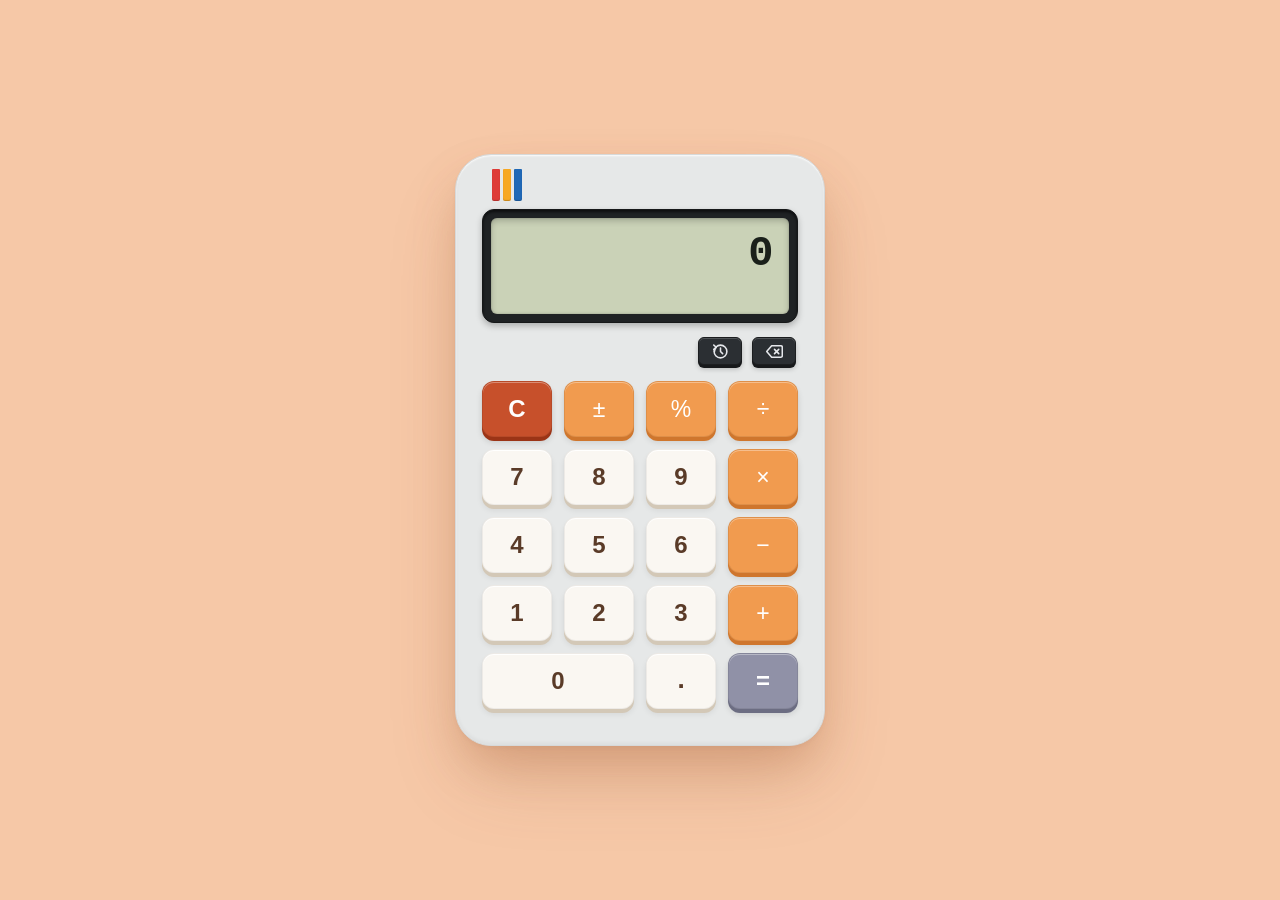
<file: Web-Calculator/index.html>
<!DOCTYPE html>
<html lang="en">

<head>
  <meta charset="UTF-8">
  <meta name="viewport" content="width=device-width, initial-scale=1.0">
  <title>Retro Web Calculator</title>
  <meta name="description"
    content="A beautifully crafted, responsive retro physical calculator built with semantic HTML, vanilla CSS, and clean JavaScript.">
  <link rel="stylesheet" href="style.css">
</head>

<body>
  <main class="page-wrapper">
    <h1 class="sr-only">Retro Physical Calculator</h1>

    <!-- Calculator Physical Body -->
    <section class="calculator" id="calculator" aria-label="Electronic Calculator">

      <!-- Top Decorative Colored Stripes -->
      <div class="top-stripes" aria-hidden="true">
        <span class="stripe stripe-red"></span>
        <span class="stripe stripe-yellow"></span>
        <span class="stripe stripe-blue"></span>
      </div>

      <!-- LCD Screen Display Area -->
      <div class="calculator-display" id="calculator-display">
        <div class="lcd-screen" id="lcd-screen">
          <div class="display-main" id="display-main" aria-live="polite">1822</div>
          <div class="display-expression" id="display-expression">19×96+12−14</div>
        </div>

        <!-- History Popover (Unobtrusive retro slide-down overlay) -->
        <div class="history-panel" id="history-panel" aria-hidden="true">
          <div class="history-header">
            <span class="history-title">Calculation History</span>
            <button type="button" class="history-clear-btn" id="history-clear-btn" title="Clear History">Clear</button>
          </div>
          <div class="history-list" id="history-list">
            <p class="history-empty">No calculations yet</p>
          </div>
        </div>
      </div>

      <!-- Utility Buttons Row (History & Backspace) -->
      <div class="utility-row">
        <button type="button" class="utility-button" id="btn-history" data-action="history"
          aria-label="View calculation history" title="History (H)">
          <svg class="utility-icon" viewBox="0 0 24 24" width="18" height="18" fill="none" stroke="currentColor"
            stroke-width="2.2" stroke-linecap="round" stroke-linejoin="round" aria-hidden="true">
            <circle cx="12" cy="12" r="9" />
            <polyline points="12 7 12 12 15 15" />
            <path d="M3.5 12a8.5 8.5 0 0 1 2.5-6" />
            <polyline points="2.5 3 6 6 2.5 9" />
          </svg>
        </button>

        <button type="button" class="utility-button" id="btn-backspace" data-action="backspace"
          aria-label="Delete last digit" title="Backspace (Delete)">
          <svg class="utility-icon" viewBox="0 0 24 24" width="18" height="18" fill="none" stroke="currentColor"
            stroke-width="2.2" stroke-linecap="round" stroke-linejoin="round" aria-hidden="true">
            <path d="M21 4H8l-7 8 7 8h13a2 2 0 0 0 2-2V6a2 2 0 0 0-2-2z" />
            <line x1="18" y1="9" x2="12" y2="15" />
            <line x1="12" y1="9" x2="18" y2="15" />
          </svg>
        </button>
      </div>

      <!-- Main Calculator Keypad Grid -->
      <div class="calculator-grid" id="calculator-grid">

        <!-- Row 1: C, ±, %, ÷ -->
        <button type="button" class="calc-btn clear-button" data-action="clear" aria-label="Clear all">C</button>
        <button type="button" class="calc-btn operator-button" data-action="toggle-sign"
          aria-label="Toggle positive or negative">±</button>
        <button type="button" class="calc-btn operator-button" data-action="percent" aria-label="Percent">%</button>
        <button type="button" class="calc-btn operator-button" data-action="operator" data-operator="÷"
          aria-label="Divide">÷</button>

        <!-- Row 2: 7, 8, 9, × -->
        <button type="button" class="calc-btn number-button" data-number="7">7</button>
        <button type="button" class="calc-btn number-button" data-number="8">8</button>
        <button type="button" class="calc-btn number-button" data-number="9">9</button>
        <button type="button" class="calc-btn operator-button" data-action="operator" data-operator="×"
          aria-label="Multiply">×</button>

        <!-- Row 3: 4, 5, 6, − -->
        <button type="button" class="calc-btn number-button" data-number="4">4</button>
        <button type="button" class="calc-btn number-button" data-number="5">5</button>
        <button type="button" class="calc-btn number-button" data-number="6">6</button>
        <button type="button" class="calc-btn operator-button" data-action="operator" data-operator="−"
          aria-label="Subtract">−</button>

        <!-- Row 4: 1, 2, 3, + -->
        <button type="button" class="calc-btn number-button" data-number="1">1</button>
        <button type="button" class="calc-btn number-button" data-number="2">2</button>
        <button type="button" class="calc-btn number-button" data-number="3">3</button>
        <button type="button" class="calc-btn operator-button" data-action="operator" data-operator="+"
          aria-label="Add">+</button>

        <!-- Row 5: 0 (spans 2 columns), ., = -->
        <button type="button" class="calc-btn number-button zero-button" data-number="0">0</button>
        <button type="button" class="calc-btn number-button decimal-button" data-action="decimal"
          aria-label="Decimal point">.</button>
        <button type="button" class="calc-btn equals-button" data-action="equals"
          aria-label="Calculate result">=</button>

      </div>
    </section>
  </main>

  <script src="script.js"></script>
</body>

</html>
</file>
<file: Web-Calculator/style.css>
/* ==========================================================================
   VARIABLES
   ========================================================================== */
:root {
  /* Page & Environment */
  --page-background: #F6C8A7;

  /* Calculator Body */
  --calculator-bg: #E6E8E8;
  --calculator-border: #D7D9D9;
  --calculator-shadow-ambient: rgba(186, 118, 77, 0.38);
  --calculator-shadow-depth: rgba(135, 78, 48, 0.22);

  /* Top Decorative Stripes */
  --stripe-red: #DE3B37;
  --stripe-yellow: #F7A823;
  --stripe-blue: #1F68B6;

  /* LCD Screen Display */
  --display-bezel: #1F2224;
  --display-lcd-bg: #CAD2B7;
  --display-text-main: #1A201A;
  --display-text-sub: #636D5B;
  --display-shadow-inset: rgba(0, 0, 0, 0.2);

  /* Utility Buttons */
  --utility-btn-bg: #2B2F33;
  --utility-btn-bevel: #17191B;
  --utility-btn-text: #E5E7EB;

  /* Number Buttons (Warm Cream) */
  --btn-num-bg: #FAF7F2;
  --btn-num-bevel: #D3C8B7;
  --btn-num-text: #5A3B28;
  --btn-num-border: rgba(0, 0, 0, 0.05);

  /* Operator Buttons (Warm Apricot / Amber Orange) */
  --btn-op-bg: #F19B4F;
  --btn-op-bevel: #CF762D;
  --btn-op-text: #FFFFFF;
  --btn-op-border: rgba(0, 0, 0, 0.08);

  /* Clear Button (Burnt Terracotta Orange) */
  --btn-clear-bg: #C7502B;
  --btn-clear-bevel: #9B3416;
  --btn-clear-text: #FFFFFF;
  --btn-clear-border: rgba(0, 0, 0, 0.08);

  /* Equals Button (Muted Lavender / Slate Purple) */
  --btn-equals-bg: #9091A7;
  --btn-equals-bevel: #6C6D82;
  --btn-equals-text: #FFFFFF;
  --btn-equals-border: rgba(0, 0, 0, 0.08);

  /* Shared Dimensions */
  --calc-width: 370px;
  --calc-border-radius: 36px;
  --calc-padding: 36px 26px 36px 26px;
  --btn-border-radius: 12px;
  --btn-height: 56px;
  --btn-gap: 12px;

  /* Typography Stacks */
  --font-display: 'SF Mono', 'DM Mono', 'Cascadia Code', 'Consolas', 'Courier New', monospace;
  --font-buttons: -apple-system, BlinkMacSystemFont, 'Segoe UI', Roboto, Helvetica, Arial, sans-serif;
}

/* ==========================================================================
   PAGE
   ========================================================================== */
*,
*::before,
*::after {
  box-sizing: border-box;
  margin: 0;
  padding: 0;
  -webkit-font-smoothing: antialiased;
  -moz-osx-font-smoothing: grayscale;
}

html,
body {
  width: 100%;
  min-height: 100vh;
  background-color: var(--page-background);
  font-family: var(--font-buttons);
}

body {
  display: flex;
  align-items: center;
  justify-content: center;
  padding: 24px 16px;
}

.page-wrapper {
  display: flex;
  justify-content: center;
  align-items: center;
  width: 100%;
}

.sr-only {
  position: absolute;
  width: 1px;
  height: 1px;
  padding: 0;
  margin: -1px;
  overflow: hidden;
  clip: rect(0, 0, 0, 0);
  white-space: nowrap;
  border: 0;
}

/* ==========================================================================
   CALCULATOR
   ========================================================================== */
.calculator {
  position: relative;
  width: 100%;
  max-width: var(--calc-width);
  background-color: var(--calculator-bg);
  border-radius: var(--calc-border-radius);
  padding: var(--calc-padding);
  border: 1px solid var(--calculator-border);
  user-select: none;

  /* Layered physical shadow casting softly onto peach background */
  box-shadow:
    0 22px 45px -8px var(--calculator-shadow-ambient),
    0 40px 80px -15px var(--calculator-shadow-depth),
    0 2px 4px rgba(0, 0, 0, 0.04),
    inset 0 1px 2px rgba(255, 255, 255, 0.9),
    inset 0 -2px 4px rgba(0, 0, 0, 0.05);
}

/* ==========================================================================
   DECORATION (TOP STRIPES)
   ========================================================================== */
.top-stripes {
  position: absolute;
  top: 14px;
  left: 36px;
  display: flex;
  gap: 3px;
  height: 32px;
  z-index: 2;
}

.stripe {
  width: 8px;
  height: 100%;
  border-radius: 1px 1px 2px 2px;
  box-shadow: inset 0 -1px 1px rgba(0, 0, 0, 0.2);
}

.stripe-red {
  background-color: var(--stripe-red);
}

.stripe-yellow {
  background-color: var(--stripe-yellow);
}

.stripe-blue {
  background-color: var(--stripe-blue);
}

/* ==========================================================================
   DISPLAY
   ========================================================================== */
.calculator-display {
  position: relative;
  margin-top: 18px;
  background-color: var(--display-bezel);
  border-radius: 12px;
  padding: 8px;
  border: 1px solid #161819;
  box-shadow:
    0 3px 6px rgba(0, 0, 0, 0.25),
    inset 0 2px 3px rgba(0, 0, 0, 0.6);
}

.lcd-screen {
  position: relative;
  background-color: var(--display-lcd-bg);
  border-radius: 6px;
  padding: 14px 16px 10px 16px;
  min-height: 96px;
  display: flex;
  flex-direction: column;
  justify-content: space-between;
  text-align: right;
  overflow: hidden;
  box-shadow:
    inset 0 3px 6px var(--display-shadow-inset),
    inset 0 0 2px rgba(0, 0, 0, 0.25);
}

/* Main calculated number / current input */
.display-main {
  font-family: var(--font-display);
  font-size: 42px;
  font-weight: 700;
  line-height: 1.05;
  color: var(--display-text-main);
  letter-spacing: -0.5px;
  font-variant-numeric: tabular-nums;
  font-feature-settings: "tnum";
  white-space: nowrap;
  overflow: hidden;
  text-overflow: ellipsis;
  direction: ltr;
  text-align: right;
  transition: font-size 0.12s ease;
}

/* Smaller secondary expression underneath the main number */
.display-expression {
  font-family: var(--font-display);
  font-size: 14px;
  font-weight: 600;
  color: var(--display-text-sub);
  letter-spacing: 0.5px;
  line-height: 1.2;
  white-space: nowrap;
  overflow: hidden;
  text-overflow: ellipsis;
  min-height: 18px;
  margin-top: 6px;
}

/* ==========================================================================
   HISTORY PANEL
   ========================================================================== */
.history-panel {
  position: absolute;
  top: 100%;
  left: 0;
  right: 0;
  margin-top: 8px;
  background: #23272A;
  border: 1px solid #161819;
  border-radius: 10px;
  padding: 12px;
  z-index: 50;
  box-shadow: 0 14px 28px rgba(0, 0, 0, 0.35);
  display: none;
}

.history-panel.is-open {
  display: block;
  animation: fadeInDown 0.18s cubic-bezier(0.16, 1, 0.3, 1);
}

@keyframes fadeInDown {
  from {
    opacity: 0;
    transform: translateY(-8px);
  }

  to {
    opacity: 1;
    transform: translateY(0);
  }
}

.history-header {
  display: flex;
  justify-content: space-between;
  align-items: center;
  padding-bottom: 8px;
  border-bottom: 1px solid rgba(255, 255, 255, 0.1);
  margin-bottom: 8px;
}

.history-title {
  font-size: 11px;
  text-transform: uppercase;
  letter-spacing: 0.8px;
  font-weight: 700;
  color: #9CA3AF;
}

.history-clear-btn {
  background: none;
  border: none;
  color: #F87171;
  font-size: 12px;
  font-weight: 600;
  cursor: pointer;
  padding: 2px 6px;
  border-radius: 4px;
}

.history-clear-btn:hover {
  background-color: rgba(239, 68, 68, 0.15);
}

.history-list {
  max-height: 160px;
  overflow-y: auto;
  display: flex;
  flex-direction: column;
  gap: 6px;
}

.history-item {
  background: rgba(255, 255, 255, 0.04);
  border: 1px solid rgba(255, 255, 255, 0.06);
  border-radius: 6px;
  padding: 6px 10px;
  text-align: right;
  cursor: pointer;
  transition: background 0.15s ease;
}

.history-item:hover {
  background: rgba(255, 255, 255, 0.1);
}

.history-item-expr {
  font-size: 11px;
  color: #9CA3AF;
  font-family: var(--font-display);
}

.history-item-res {
  font-size: 15px;
  font-weight: 700;
  color: #F3F4F6;
  font-family: var(--font-display);
}

.history-empty {
  font-size: 12px;
  color: #6B7280;
  text-align: center;
  padding: 16px 0;
}

/* ==========================================================================
   UTILITY BUTTONS (ROW BELOW DISPLAY)
   ========================================================================== */
.utility-row {
  display: flex;
  justify-content: flex-end;
  gap: 10px;
  margin-top: 14px;
  margin-bottom: 16px;
  padding-right: 2px;
}

.utility-button {
  width: 44px;
  height: 28px;
  background-color: var(--utility-btn-bg);
  border: 1px solid #1c1e20;
  border-radius: 6px;
  color: var(--utility-btn-text);
  display: flex;
  align-items: center;
  justify-content: center;
  cursor: pointer;
  outline: none;
  padding: 0;

  /* Tactile shadow with subtle bottom lip */
  box-shadow:
    0 3px 0 var(--utility-btn-bevel),
    0 4px 5px rgba(0, 0, 0, 0.22),
    inset 0 1px 0 rgba(255, 255, 255, 0.18);
  transition: transform 0.06s ease, box-shadow 0.06s ease, filter 0.06s ease;
}

.utility-button:hover {
  filter: brightness(1.15);
}

.utility-button:active,
.utility-button.is-pressed {
  transform: translateY(2px);
  box-shadow:
    0 1px 0 var(--utility-btn-bevel),
    0 2px 3px rgba(0, 0, 0, 0.25),
    inset 0 1px 0 rgba(255, 255, 255, 0.1);
}

.utility-icon {
  width: 17px;
  height: 17px;
  display: block;
  pointer-events: none;
}

/* ==========================================================================
   KEYPAD GRID
   ========================================================================== */
.calculator-grid {
  display: grid;
  grid-template-columns: repeat(4, 1fr);
  gap: var(--btn-gap);
  width: 100%;
}

/* Base style for all calculator keypad buttons */
.calc-btn {
  position: relative;
  height: var(--btn-height);
  width: 100%;
  border-radius: var(--btn-border-radius);
  border: 1px solid transparent;
  font-family: var(--font-buttons);
  cursor: pointer;
  outline: none;
  display: flex;
  align-items: center;
  justify-content: center;
  font-size: 24px;
  line-height: 1;
  padding: 0;
  transition: transform 0.05s ease, box-shadow 0.05s ease, filter 0.05s ease;
}

/* Focus styles for keyboard navigation accessibility */
.calc-btn:focus-visible,
.utility-button:focus-visible {
  outline: 2px solid #3B82F6;
  outline-offset: 2px;
}

/* ==========================================================================
   NUMBER BUTTONS
   ========================================================================== */
.number-button {
  background-color: var(--btn-num-bg);
  color: var(--btn-num-text);
  border-color: var(--btn-num-border);
  font-weight: 600;
  box-shadow:
    0 4px 0 var(--btn-num-bevel),
    0 5px 6px rgba(0, 0, 0, 0.08),
    0 1px 2px rgba(0, 0, 0, 0.04),
    inset 0 1px 0 rgba(255, 255, 255, 0.95);
}

.number-button:hover {
  filter: brightness(1.02);
}

.number-button:active,
.number-button.is-pressed {
  transform: translateY(3px);
  box-shadow:
    0 1px 0 var(--btn-num-bevel),
    0 2px 3px rgba(0, 0, 0, 0.1),
    inset 0 1px 0 rgba(255, 255, 255, 0.6);
  filter: brightness(0.98);
}

/* Zero button spans 2 columns */
.zero-button {
  grid-column: span 2;
  border-radius: var(--btn-border-radius);
}

/* Decimal button shares number button appearance */
.decimal-button {
  font-size: 26px;
  font-weight: 700;
  padding-bottom: 4px;
}

/* ==========================================================================
   OPERATOR BUTTONS
   ========================================================================== */
.operator-button {
  background-color: var(--btn-op-bg);
  color: var(--btn-op-text);
  border-color: var(--btn-op-border);
  font-size: 23px;
  font-weight: 500;
  box-shadow:
    0 4px 0 var(--btn-op-bevel),
    0 5px 6px rgba(0, 0, 0, 0.12),
    0 1px 2px rgba(0, 0, 0, 0.06),
    inset 0 1px 0 rgba(255, 255, 255, 0.35);
}

.operator-button:hover {
  filter: brightness(1.04);
}

.operator-button:active,
.operator-button.is-pressed {
  transform: translateY(3px);
  box-shadow:
    0 1px 0 var(--btn-op-bevel),
    0 2px 3px rgba(0, 0, 0, 0.14),
    inset 0 1px 0 rgba(255, 255, 255, 0.2);
  filter: brightness(0.96);
}

/* Active operator indicator when waiting for second operand */
.operator-button.is-active-op {
  filter: brightness(1.08);
  border-color: rgba(255, 255, 255, 0.4);
}

/* ==========================================================================
   SPECIAL BUTTONS (CLEAR & EQUALS)
   ========================================================================== */
/* Clear button (C) */
.clear-button {
  background-color: var(--btn-clear-bg);
  color: var(--btn-clear-text);
  border-color: var(--btn-clear-border);
  font-size: 24px;
  font-weight: 700;
  box-shadow:
    0 4px 0 var(--btn-clear-bevel),
    0 5px 6px rgba(0, 0, 0, 0.14),
    0 1px 2px rgba(0, 0, 0, 0.06),
    inset 0 1px 0 rgba(255, 255, 255, 0.35);
}

.clear-button:hover {
  filter: brightness(1.05);
}

.clear-button:active,
.clear-button.is-pressed {
  transform: translateY(3px);
  box-shadow:
    0 1px 0 var(--btn-clear-bevel),
    0 2px 3px rgba(0, 0, 0, 0.16),
    inset 0 1px 0 rgba(255, 255, 255, 0.2);
  filter: brightness(0.95);
}

/* Equals button (=) */
.equals-button {
  background-color: var(--btn-equals-bg);
  color: var(--btn-equals-text);
  border-color: var(--btn-equals-border);
  font-size: 24px;
  font-weight: 600;
  box-shadow:
    0 4px 0 var(--btn-equals-bevel),
    0 5px 6px rgba(0, 0, 0, 0.13),
    0 1px 2px rgba(0, 0, 0, 0.06),
    inset 0 1px 0 rgba(255, 255, 255, 0.35);
}

.equals-button:hover {
  filter: brightness(1.05);
}

.equals-button:active,
.equals-button.is-pressed {
  transform: translateY(3px);
  box-shadow:
    0 1px 0 var(--btn-equals-bevel),
    0 2px 3px rgba(0, 0, 0, 0.16),
    inset 0 1px 0 rgba(255, 255, 255, 0.2);
  filter: brightness(0.95);
}

/* ==========================================================================
   INTERACTIONS & ADAPTIVE FONT SIZING
   ========================================================================== */
.display-main.font-medium {
  font-size: 32px;
}

.display-main.font-small {
  font-size: 24px;
}

.display-main.font-tiny {
  font-size: 18px;
}

/* ==========================================================================
   RESPONSIVE DESIGN
   ========================================================================== */
/* Tablet & Medium Screens */
@media (max-width: 480px) {
  :root {
    --calc-width: 100%;
    --calc-padding: 30px 18px 28px 18px;
    --calc-border-radius: 28px;
    --btn-height: 52px;
    --btn-gap: 10px;
    --btn-border-radius: 10px;
  }

  body {
    padding: 16px 12px;
  }

  .top-stripes {
    top: 12px;
    left: 26px;
    height: 28px;
  }

  .stripe {
    width: 7px;
  }

  .display-main {
    font-size: 36px;
  }

  .display-main.font-medium {
    font-size: 28px;
  }

  .display-main.font-small {
    font-size: 22px;
  }

  .display-main.font-tiny {
    font-size: 16px;
  }

  .display-expression {
    font-size: 13px;
  }
}

/* Narrow Mobile Screens */
@media (max-width: 360px) {
  :root {
    --calc-padding: 26px 14px 22px 14px;
    --calc-border-radius: 22px;
    --btn-height: 46px;
    --btn-gap: 8px;
    --btn-border-radius: 8px;
  }

  .calc-btn {
    font-size: 20px;
  }

  .top-stripes {
    top: 10px;
    left: 20px;
    height: 24px;
  }

  .stripe {
    width: 6px;
  }

  .display-main {
    font-size: 30px;
  }

  .utility-button {
    width: 40px;
    height: 26px;
  }
}
</file>
<file: Web Development/Retro-Calculator/style.css>
/* ==========================================================================
   VARIABLES
   ========================================================================== */
:root {
  /* Page & Environment */
  --page-background: #F6C8A7;

  /* Calculator Body */
  --calculator-bg: #E6E8E8;
  --calculator-border: #D7D9D9;
  --calculator-shadow-ambient: rgba(186, 118, 77, 0.38);
  --calculator-shadow-depth: rgba(135, 78, 48, 0.22);

  /* Top Decorative Stripes */
  --stripe-red: #DE3B37;
  --stripe-yellow: #F7A823;
  --stripe-blue: #1F68B6;

  /* LCD Screen Display */
  --display-bezel: #1F2224;
  --display-lcd-bg: #CAD2B7;
  --display-text-main: #1A201A;
  --display-text-sub: #636D5B;
  --display-shadow-inset: rgba(0, 0, 0, 0.2);

  /* Utility Buttons */
  --utility-btn-bg: #2B2F33;
  --utility-btn-bevel: #17191B;
  --utility-btn-text: #E5E7EB;

  /* Number Buttons (Warm Cream) */
  --btn-num-bg: #FAF7F2;
  --btn-num-bevel: #D3C8B7;
  --btn-num-text: #5A3B28;
  --btn-num-border: rgba(0, 0, 0, 0.05);

  /* Operator Buttons (Warm Apricot / Amber Orange) */
  --btn-op-bg: #F19B4F;
  --btn-op-bevel: #CF762D;
  --btn-op-text: #FFFFFF;
  --btn-op-border: rgba(0, 0, 0, 0.08);

  /* Clear Button (Burnt Terracotta Orange) */
  --btn-clear-bg: #C7502B;
  --btn-clear-bevel: #9B3416;
  --btn-clear-text: #FFFFFF;
  --btn-clear-border: rgba(0, 0, 0, 0.08);

  /* Equals Button (Muted Lavender / Slate Purple) */
  --btn-equals-bg: #9091A7;
  --btn-equals-bevel: #6C6D82;
  --btn-equals-text: #FFFFFF;
  --btn-equals-border: rgba(0, 0, 0, 0.08);

  /* Shared Dimensions */
  --calc-width: 370px;
  --calc-border-radius: 36px;
  --calc-padding: 36px 26px 36px 26px;
  --btn-border-radius: 12px;
  --btn-height: 56px;
  --btn-gap: 12px;

  /* Typography Stacks */
  --font-display: 'SF Mono', 'DM Mono', 'Cascadia Code', 'Consolas', 'Courier New', monospace;
  --font-buttons: -apple-system, BlinkMacSystemFont, 'Segoe UI', Roboto, Helvetica, Arial, sans-serif;
}

/* ==========================================================================
   PAGE
   ========================================================================== */
*,
*::before,
*::after {
  box-sizing: border-box;
  margin: 0;
  padding: 0;
  -webkit-font-smoothing: antialiased;
  -moz-osx-font-smoothing: grayscale;
}

html,
body {
  width: 100%;
  min-height: 100vh;
  background-color: var(--page-background);
  font-family: var(--font-buttons);
}

body {
  display: flex;
  align-items: center;
  justify-content: center;
  padding: 24px 16px;
}

.page-wrapper {
  display: flex;
  justify-content: center;
  align-items: center;
  width: 100%;
}

.sr-only {
  position: absolute;
  width: 1px;
  height: 1px;
  padding: 0;
  margin: -1px;
  overflow: hidden;
  clip: rect(0, 0, 0, 0);
  white-space: nowrap;
  border: 0;
}

/* ==========================================================================
   CALCULATOR
   ========================================================================== */
.calculator {
  position: relative;
  width: 100%;
  max-width: var(--calc-width);
  background-color: var(--calculator-bg);
  border-radius: var(--calc-border-radius);
  padding: var(--calc-padding);
  border: 1px solid var(--calculator-border);
  user-select: none;

  /* Layered physical shadow casting softly onto peach background */
  box-shadow:
    0 22px 45px -8px var(--calculator-shadow-ambient),
    0 40px 80px -15px var(--calculator-shadow-depth),
    0 2px 4px rgba(0, 0, 0, 0.04),
    inset 0 1px 2px rgba(255, 255, 255, 0.9),
    inset 0 -2px 4px rgba(0, 0, 0, 0.05);
}

/* ==========================================================================
   DECORATION (TOP STRIPES)
   ========================================================================== */
.top-stripes {
  position: absolute;
  top: 14px;
  left: 36px;
  display: flex;
  gap: 3px;
  height: 32px;
  z-index: 2;
}

.stripe {
  width: 8px;
  height: 100%;
  border-radius: 1px 1px 2px 2px;
  box-shadow: inset 0 -1px 1px rgba(0, 0, 0, 0.2);
}

.stripe-red {
  background-color: var(--stripe-red);
}

.stripe-yellow {
  background-color: var(--stripe-yellow);
}

.stripe-blue {
  background-color: var(--stripe-blue);
}

/* ==========================================================================
   DISPLAY
   ========================================================================== */
.calculator-display {
  position: relative;
  margin-top: 18px;
  background-color: var(--display-bezel);
  border-radius: 12px;
  padding: 8px;
  border: 1px solid #161819;
  box-shadow:
    0 3px 6px rgba(0, 0, 0, 0.25),
    inset 0 2px 3px rgba(0, 0, 0, 0.6);
}

.lcd-screen {
  position: relative;
  background-color: var(--display-lcd-bg);
  border-radius: 6px;
  padding: 14px 16px 10px 16px;
  min-height: 96px;
  display: flex;
  flex-direction: column;
  justify-content: space-between;
  text-align: right;
  overflow: hidden;
  box-shadow:
    inset 0 3px 6px var(--display-shadow-inset),
    inset 0 0 2px rgba(0, 0, 0, 0.25);
}

/* Main calculated number / current input */
.display-main {
  font-family: var(--font-display);
  font-size: 42px;
  font-weight: 700;
  line-height: 1.05;
  color: var(--display-text-main);
  letter-spacing: -0.5px;
  font-variant-numeric: tabular-nums;
  font-feature-settings: "tnum";
  white-space: nowrap;
  overflow: hidden;
  text-overflow: ellipsis;
  direction: ltr;
  text-align: right;
  transition: font-size 0.12s ease;
}

/* Smaller secondary expression underneath the main number */
.display-expression {
  font-family: var(--font-display);
  font-size: 14px;
  font-weight: 600;
  color: var(--display-text-sub);
  letter-spacing: 0.5px;
  line-height: 1.2;
  white-space: nowrap;
  overflow: hidden;
  text-overflow: ellipsis;
  min-height: 18px;
  margin-top: 6px;
}

/* ==========================================================================
   HISTORY PANEL
   ========================================================================== */
.history-panel {
  position: absolute;
  top: 100%;
  left: 0;
  right: 0;
  margin-top: 8px;
  background: #23272A;
  border: 1px solid #161819;
  border-radius: 10px;
  padding: 12px;
  z-index: 50;
  box-shadow: 0 14px 28px rgba(0, 0, 0, 0.35);
  display: none;
}

.history-panel.is-open {
  display: block;
  animation: fadeInDown 0.18s cubic-bezier(0.16, 1, 0.3, 1);
}

@keyframes fadeInDown {
  from {
    opacity: 0;
    transform: translateY(-8px);
  }

  to {
    opacity: 1;
    transform: translateY(0);
  }
}

.history-header {
  display: flex;
  justify-content: space-between;
  align-items: center;
  padding-bottom: 8px;
  border-bottom: 1px solid rgba(255, 255, 255, 0.1);
  margin-bottom: 8px;
}

.history-title {
  font-size: 11px;
  text-transform: uppercase;
  letter-spacing: 0.8px;
  font-weight: 700;
  color: #9CA3AF;
}

.history-clear-btn {
  background: none;
  border: none;
  color: #F87171;
  font-size: 12px;
  font-weight: 600;
  cursor: pointer;
  padding: 2px 6px;
  border-radius: 4px;
}

.history-clear-btn:hover {
  background-color: rgba(239, 68, 68, 0.15);
}

.history-list {
  max-height: 160px;
  overflow-y: auto;
  display: flex;
  flex-direction: column;
  gap: 6px;
}

.history-item {
  background: rgba(255, 255, 255, 0.04);
  border: 1px solid rgba(255, 255, 255, 0.06);
  border-radius: 6px;
  padding: 6px 10px;
  text-align: right;
  cursor: pointer;
  transition: background 0.15s ease;
}

.history-item:hover {
  background: rgba(255, 255, 255, 0.1);
}

.history-item-expr {
  font-size: 11px;
  color: #9CA3AF;
  font-family: var(--font-display);
}

.history-item-res {
  font-size: 15px;
  font-weight: 700;
  color: #F3F4F6;
  font-family: var(--font-display);
}

.history-empty {
  font-size: 12px;
  color: #6B7280;
  text-align: center;
  padding: 16px 0;
}

/* ==========================================================================
   UTILITY BUTTONS (ROW BELOW DISPLAY)
   ========================================================================== */
.utility-row {
  display: flex;
  justify-content: flex-end;
  gap: 10px;
  margin-top: 14px;
  margin-bottom: 16px;
  padding-right: 2px;
}

.utility-button {
  width: 44px;
  height: 28px;
  background-color: var(--utility-btn-bg);
  border: 1px solid #1c1e20;
  border-radius: 6px;
  color: var(--utility-btn-text);
  display: flex;
  align-items: center;
  justify-content: center;
  cursor: pointer;
  outline: none;
  padding: 0;

  /* Tactile shadow with subtle bottom lip */
  box-shadow:
    0 3px 0 var(--utility-btn-bevel),
    0 4px 5px rgba(0, 0, 0, 0.22),
    inset 0 1px 0 rgba(255, 255, 255, 0.18);
  transition: transform 0.06s ease, box-shadow 0.06s ease, filter 0.06s ease;
}

.utility-button:hover {
  filter: brightness(1.15);
}

.utility-button:active,
.utility-button.is-pressed {
  transform: translateY(2px);
  box-shadow:
    0 1px 0 var(--utility-btn-bevel),
    0 2px 3px rgba(0, 0, 0, 0.25),
    inset 0 1px 0 rgba(255, 255, 255, 0.1);
}

.utility-icon {
  width: 17px;
  height: 17px;
  display: block;
  pointer-events: none;
}

/* ==========================================================================
   KEYPAD GRID
   ========================================================================== */
.calculator-grid {
  display: grid;
  grid-template-columns: repeat(4, 1fr);
  gap: var(--btn-gap);
  width: 100%;
}

/* Base style for all calculator keypad buttons */
.calc-btn {
  position: relative;
  height: var(--btn-height);
  width: 100%;
  border-radius: var(--btn-border-radius);
  border: 1px solid transparent;
  font-family: var(--font-buttons);
  cursor: pointer;
  outline: none;
  display: flex;
  align-items: center;
  justify-content: center;
  font-size: 24px;
  line-height: 1;
  padding: 0;
  transition: transform 0.05s ease, box-shadow 0.05s ease, filter 0.05s ease;
}

/* Focus styles for keyboard navigation accessibility */
.calc-btn:focus-visible,
.utility-button:focus-visible {
  outline: 2px solid #3B82F6;
  outline-offset: 2px;
}

/* ==========================================================================
   NUMBER BUTTONS
   ========================================================================== */
.number-button {
  background-color: var(--btn-num-bg);
  color: var(--btn-num-text);
  border-color: var(--btn-num-border);
  font-weight: 600;
  box-shadow:
    0 4px 0 var(--btn-num-bevel),
    0 5px 6px rgba(0, 0, 0, 0.08),
    0 1px 2px rgba(0, 0, 0, 0.04),
    inset 0 1px 0 rgba(255, 255, 255, 0.95);
}

.number-button:hover {
  filter: brightness(1.02);
}

.number-button:active,
.number-button.is-pressed {
  transform: translateY(3px);
  box-shadow:
    0 1px 0 var(--btn-num-bevel),
    0 2px 3px rgba(0, 0, 0, 0.1),
    inset 0 1px 0 rgba(255, 255, 255, 0.6);
  filter: brightness(0.98);
}

/* Zero button spans 2 columns */
.zero-button {
  grid-column: span 2;
  border-radius: var(--btn-border-radius);
}

/* Decimal button shares number button appearance */
.decimal-button {
  font-size: 26px;
  font-weight: 700;
  padding-bottom: 4px;
}

/* ==========================================================================
   OPERATOR BUTTONS
   ========================================================================== */
.operator-button {
  background-color: var(--btn-op-bg);
  color: var(--btn-op-text);
  border-color: var(--btn-op-border);
  font-size: 23px;
  font-weight: 500;
  box-shadow:
    0 4px 0 var(--btn-op-bevel),
    0 5px 6px rgba(0, 0, 0, 0.12),
    0 1px 2px rgba(0, 0, 0, 0.06),
    inset 0 1px 0 rgba(255, 255, 255, 0.35);
}

.operator-button:hover {
  filter: brightness(1.04);
}

.operator-button:active,
.operator-button.is-pressed {
  transform: translateY(3px);
  box-shadow:
    0 1px 0 var(--btn-op-bevel),
    0 2px 3px rgba(0, 0, 0, 0.14),
    inset 0 1px 0 rgba(255, 255, 255, 0.2);
  filter: brightness(0.96);
}

/* Active operator indicator when waiting for second operand */
.operator-button.is-active-op {
  filter: brightness(1.08);
  border-color: rgba(255, 255, 255, 0.4);
}

/* ==========================================================================
   SPECIAL BUTTONS (CLEAR & EQUALS)
   ========================================================================== */
/* Clear button (C) */
.clear-button {
  background-color: var(--btn-clear-bg);
  color: var(--btn-clear-text);
  border-color: var(--btn-clear-border);
  font-size: 24px;
  font-weight: 700;
  box-shadow:
    0 4px 0 var(--btn-clear-bevel),
    0 5px 6px rgba(0, 0, 0, 0.14),
    0 1px 2px rgba(0, 0, 0, 0.06),
    inset 0 1px 0 rgba(255, 255, 255, 0.35);
}

.clear-button:hover {
  filter: brightness(1.05);
}

.clear-button:active,
.clear-button.is-pressed {
  transform: translateY(3px);
  box-shadow:
    0 1px 0 var(--btn-clear-bevel),
    0 2px 3px rgba(0, 0, 0, 0.16),
    inset 0 1px 0 rgba(255, 255, 255, 0.2);
  filter: brightness(0.95);
}

/* Equals button (=) */
.equals-button {
  background-color: var(--btn-equals-bg);
  color: var(--btn-equals-text);
  border-color: var(--btn-equals-border);
  font-size: 24px;
  font-weight: 600;
  box-shadow:
    0 4px 0 var(--btn-equals-bevel),
    0 5px 6px rgba(0, 0, 0, 0.13),
    0 1px 2px rgba(0, 0, 0, 0.06),
    inset 0 1px 0 rgba(255, 255, 255, 0.35);
}

.equals-button:hover {
  filter: brightness(1.05);
}

.equals-button:active,
.equals-button.is-pressed {
  transform: translateY(3px);
  box-shadow:
    0 1px 0 var(--btn-equals-bevel),
    0 2px 3px rgba(0, 0, 0, 0.16),
    inset 0 1px 0 rgba(255, 255, 255, 0.2);
  filter: brightness(0.95);
}

/* ==========================================================================
   INTERACTIONS & ADAPTIVE FONT SIZING
   ========================================================================== */
.display-main.font-medium {
  font-size: 32px;
}

.display-main.font-small {
  font-size: 24px;
}

.display-main.font-tiny {
  font-size: 18px;
}

/* ==========================================================================
   RESPONSIVE DESIGN
   ========================================================================== */
/* Tablet & Medium Screens */
@media (max-width: 480px) {
  :root {
    --calc-width: 100%;
    --calc-padding: 30px 18px 28px 18px;
    --calc-border-radius: 28px;
    --btn-height: 52px;
    --btn-gap: 10px;
    --btn-border-radius: 10px;
  }

  body {
    padding: 16px 12px;
  }

  .top-stripes {
    top: 12px;
    left: 26px;
    height: 28px;
  }

  .stripe {
    width: 7px;
  }

  .display-main {
    font-size: 36px;
  }

  .display-main.font-medium {
    font-size: 28px;
  }

  .display-main.font-small {
    font-size: 22px;
  }

  .display-main.font-tiny {
    font-size: 16px;
  }

  .display-expression {
    font-size: 13px;
  }
}

/* Narrow Mobile Screens */
@media (max-width: 360px) {
  :root {
    --calc-padding: 26px 14px 22px 14px;
    --calc-border-radius: 22px;
    --btn-height: 46px;
    --btn-gap: 8px;
    --btn-border-radius: 8px;
  }

  .calc-btn {
    font-size: 20px;
  }

  .top-stripes {
    top: 10px;
    left: 20px;
    height: 24px;
  }

  .stripe {
    width: 6px;
  }

  .display-main {
    font-size: 30px;
  }

  .utility-button {
    width: 40px;
    height: 26px;
  }
}
</file>
